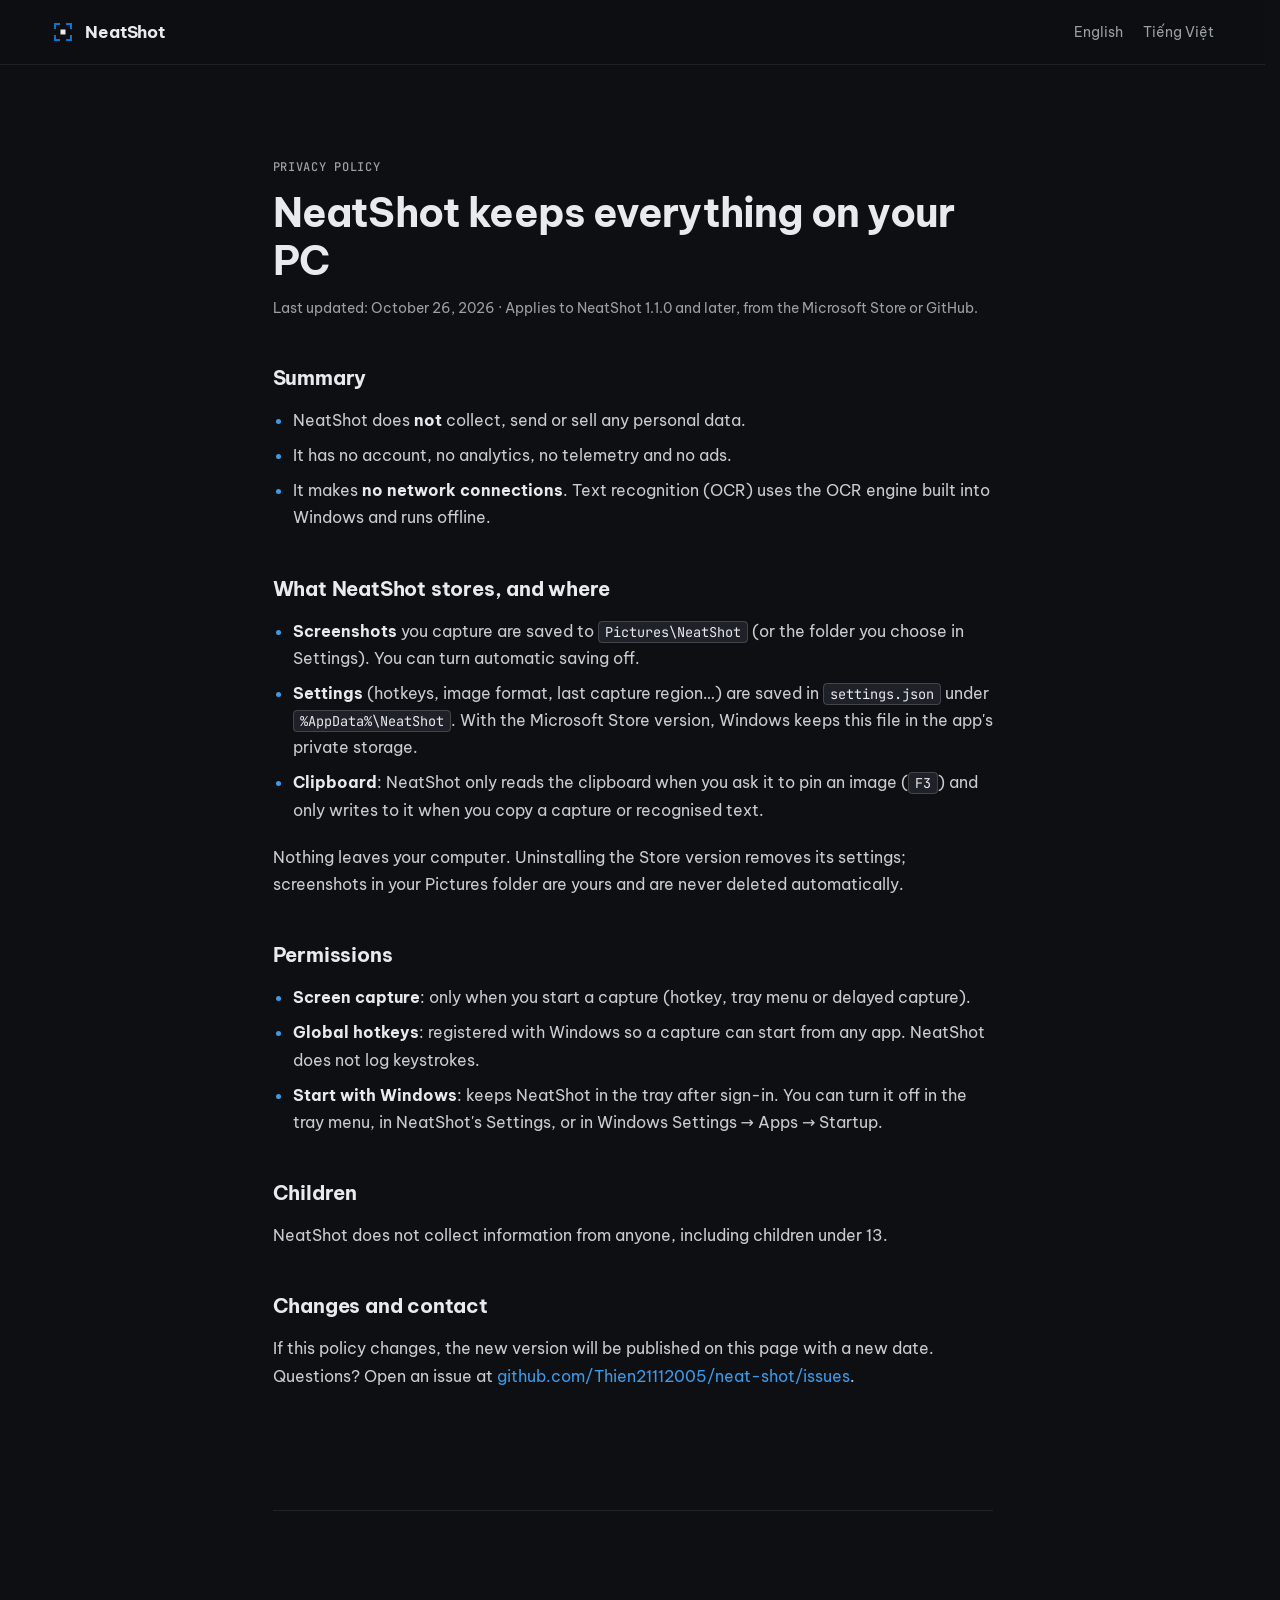
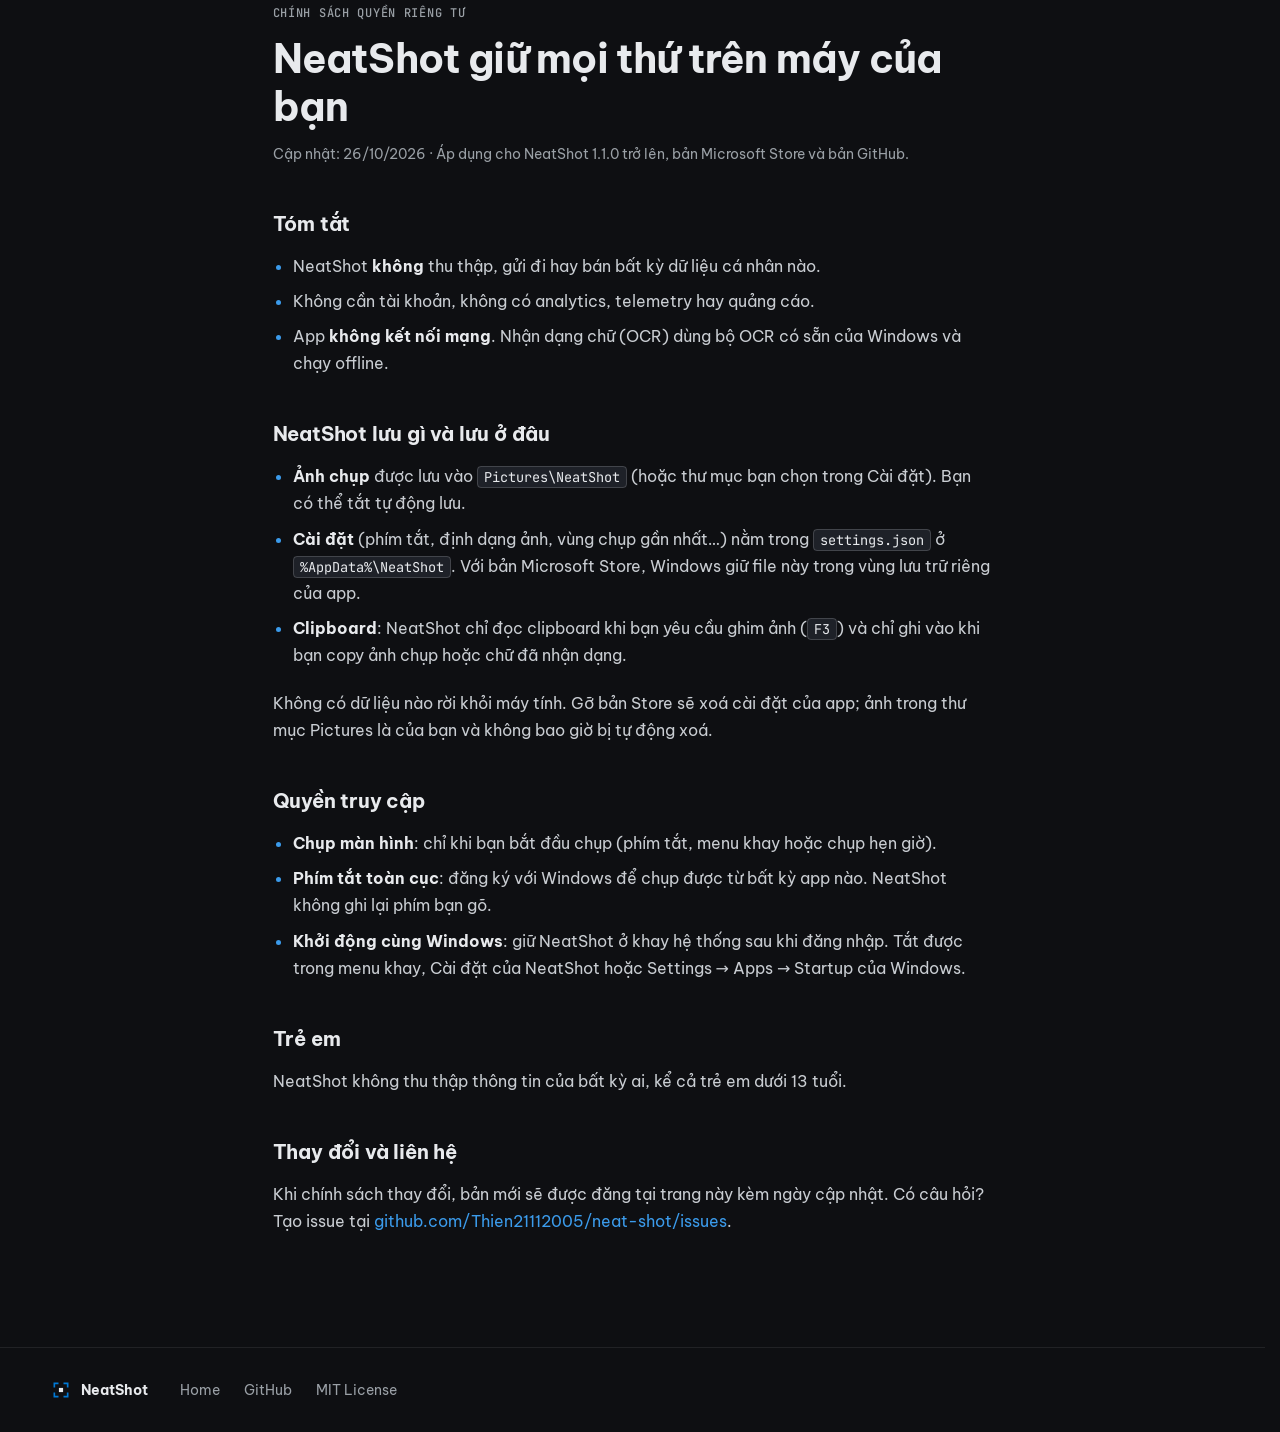
<file: site/privacy.html>
<!DOCTYPE html>
<html lang="en">
<head>
  <meta charset="utf-8">
  <meta name="viewport" content="width=device-width, initial-scale=1">
  <title>Privacy policy — NeatShot</title>
  <meta name="description" content="NeatShot privacy policy: no account, no telemetry, no network access. Screenshots and settings stay on your PC.">
  <meta name="theme-color" content="#0E0F12">
  <link rel="icon" type="image/svg+xml" href="assets/icons/favicon.svg">

  <link rel="preconnect" href="https://fonts.googleapis.com">
  <link rel="preconnect" href="https://fonts.gstatic.com" crossorigin>
  <link rel="stylesheet" href="https://fonts.googleapis.com/css2?family=Be+Vietnam+Pro:wght@400;500;600;700&amp;family=JetBrains+Mono:wght@400;500;600&amp;display=swap">

  <link rel="stylesheet" href="assets/css/tokens.css">
  <link rel="stylesheet" href="assets/css/base.css">
  <link rel="stylesheet" href="assets/css/components.css">
  <link rel="stylesheet" href="assets/css/sections.css">
  <link rel="stylesheet" href="assets/css/legal.css">
</head>
<body>
<div id="ns-root">

<header class="site-header">
  <nav class="nav container" aria-label="Primary">
    <a class="brand" href="./" aria-label="NeatShot home">
      <svg class="brand-mark" viewBox="0 0 24 24" width="24" height="24" aria-hidden="true"><use href="assets/icons/sprite.svg#i-mark"/><rect x="9.5" y="9.5" width="5" height="5"/></svg>
      <span>NeatShot</span>
    </a>
    <div class="legal-nav">
      <a href="#en">English</a>
      <a href="#vi">Tiếng Việt</a>
    </div>
  </nav>
</header>

<main id="main" class="legal container">

  <article id="en" class="legal__doc" lang="en">
    <p class="eyebrow">Privacy policy</p>
    <h1>NeatShot keeps everything on your PC</h1>
    <p class="legal__meta">Last updated: October 26, 2026 · Applies to NeatShot 1.1.0 and later, from the Microsoft Store or GitHub.</p>

    <h2>Summary</h2>
    <ul>
      <li>NeatShot does <strong>not</strong> collect, send or sell any personal data.</li>
      <li>It has no account, no analytics, no telemetry and no ads.</li>
      <li>It makes <strong>no network connections</strong>. Text recognition (OCR) uses the OCR engine built into Windows and runs offline.</li>
    </ul>

    <h2>What NeatShot stores, and where</h2>
    <ul>
      <li><strong>Screenshots</strong> you capture are saved to <code>Pictures\NeatShot</code> (or the folder you choose in Settings). You can turn automatic saving off.</li>
      <li><strong>Settings</strong> (hotkeys, image format, last capture region…) are saved in <code>settings.json</code> under <code>%AppData%\NeatShot</code>. With the Microsoft Store version, Windows keeps this file in the app's private storage.</li>
      <li><strong>Clipboard</strong>: NeatShot only reads the clipboard when you ask it to pin an image (<kbd>F3</kbd>) and only writes to it when you copy a capture or recognised text.</li>
    </ul>
    <p>Nothing leaves your computer. Uninstalling the Store version removes its settings; screenshots in your Pictures folder are yours and are never deleted automatically.</p>

    <h2>Permissions</h2>
    <ul>
      <li><strong>Screen capture</strong>: only when you start a capture (hotkey, tray menu or delayed capture).</li>
      <li><strong>Global hotkeys</strong>: registered with Windows so a capture can start from any app. NeatShot does not log keystrokes.</li>
      <li><strong>Start with Windows</strong>: keeps NeatShot in the tray after sign-in. You can turn it off in the tray menu, in NeatShot's Settings, or in Windows Settings → Apps → Startup.</li>
    </ul>

    <h2>Children</h2>
    <p>NeatShot does not collect information from anyone, including children under 13.</p>

    <h2>Changes and contact</h2>
    <p>If this policy changes, the new version will be published on this page with a new date. Questions? Open an issue at <a href="https://github.com/Thien21112005/neat-shot/issues">github.com/Thien21112005/neat-shot/issues</a>.</p>
  </article>

  <article id="vi" class="legal__doc" lang="vi">
    <p class="eyebrow">Chính sách quyền riêng tư</p>
    <h1>NeatShot giữ mọi thứ trên máy của bạn</h1>
    <p class="legal__meta">Cập nhật: 26/10/2026 · Áp dụng cho NeatShot 1.1.0 trở lên, bản Microsoft Store và bản GitHub.</p>

    <h2>Tóm tắt</h2>
    <ul>
      <li>NeatShot <strong>không</strong> thu thập, gửi đi hay bán bất kỳ dữ liệu cá nhân nào.</li>
      <li>Không cần tài khoản, không có analytics, telemetry hay quảng cáo.</li>
      <li>App <strong>không kết nối mạng</strong>. Nhận dạng chữ (OCR) dùng bộ OCR có sẵn của Windows và chạy offline.</li>
    </ul>

    <h2>NeatShot lưu gì và lưu ở đâu</h2>
    <ul>
      <li><strong>Ảnh chụp</strong> được lưu vào <code>Pictures\NeatShot</code> (hoặc thư mục bạn chọn trong Cài đặt). Bạn có thể tắt tự động lưu.</li>
      <li><strong>Cài đặt</strong> (phím tắt, định dạng ảnh, vùng chụp gần nhất…) nằm trong <code>settings.json</code> ở <code>%AppData%\NeatShot</code>. Với bản Microsoft Store, Windows giữ file này trong vùng lưu trữ riêng của app.</li>
      <li><strong>Clipboard</strong>: NeatShot chỉ đọc clipboard khi bạn yêu cầu ghim ảnh (<kbd>F3</kbd>) và chỉ ghi vào khi bạn copy ảnh chụp hoặc chữ đã nhận dạng.</li>
    </ul>
    <p>Không có dữ liệu nào rời khỏi máy tính. Gỡ bản Store sẽ xoá cài đặt của app; ảnh trong thư mục Pictures là của bạn và không bao giờ bị tự động xoá.</p>

    <h2>Quyền truy cập</h2>
    <ul>
      <li><strong>Chụp màn hình</strong>: chỉ khi bạn bắt đầu chụp (phím tắt, menu khay hoặc chụp hẹn giờ).</li>
      <li><strong>Phím tắt toàn cục</strong>: đăng ký với Windows để chụp được từ bất kỳ app nào. NeatShot không ghi lại phím bạn gõ.</li>
      <li><strong>Khởi động cùng Windows</strong>: giữ NeatShot ở khay hệ thống sau khi đăng nhập. Tắt được trong menu khay, Cài đặt của NeatShot hoặc Settings → Apps → Startup của Windows.</li>
    </ul>

    <h2>Trẻ em</h2>
    <p>NeatShot không thu thập thông tin của bất kỳ ai, kể cả trẻ em dưới 13 tuổi.</p>

    <h2>Thay đổi và liên hệ</h2>
    <p>Khi chính sách thay đổi, bản mới sẽ được đăng tại trang này kèm ngày cập nhật. Có câu hỏi? Tạo issue tại <a href="https://github.com/Thien21112005/neat-shot/issues">github.com/Thien21112005/neat-shot/issues</a>.</p>
  </article>

</main>

<footer class="site-footer">
  <div class="site-footer__inner container">
    <span class="site-footer__brand">
      <svg class="brand-mark" viewBox="0 0 24 24" width="20" height="20" aria-hidden="true"><use href="assets/icons/sprite.svg#i-mark"/><rect x="9.5" y="9.5" width="5" height="5"/></svg>NeatShot
    </span>
    <nav class="footer-links" aria-label="Footer">
      <a href="./">Home</a>
      <a href="https://github.com/Thien21112005/neat-shot">GitHub</a>
      <a href="https://github.com/Thien21112005/neat-shot/blob/main/LICENSE">MIT License</a>
    </nav>
  </div>
</footer>

</div>
</body>
</html>
</file>
<file: site/assets/css/tokens.css>
/* Design tokens — màu, font và nhịp khoảng cách dùng chung toàn site */
:root {
  --bg: #0E0F12;
  --bg-deep: #0B0C0F;
  --surface: #16181D;
  --surface-2: #1E2128;
  --surface-3: #22252C;
  --line: rgba(255, 255, 255, .08);
  --line-2: rgba(255, 255, 255, .16);

  --text: #E8EAED;
  --text-2: #C9CDD2;
  --muted: #9AA0A6;
  --muted-2: #7D838B;

  --accent: #0078D4;
  --accent-hi: #3B9BEB;
  --accent-hover: #1A86DC;
  --mark-red: #FF3B30;
  --mark-yellow: #FFCC00;

  --sans: "Be Vietnam Pro", system-ui, "Segoe UI", sans-serif;
  --mono: "JetBrains Mono", ui-monospace, Consolas, monospace;

  --container: 1440px;
  --gutter: clamp(20px, 4vw, 56px);
  --section-y: clamp(80px, 10vw, 140px);

  --ease-out: cubic-bezier(.2, .8, .2, 1);
}
</file>
<file: site/assets/css/base.css>
/* Reset & typography nền */
*,
*::before,
*::after {
  box-sizing: border-box;
}

html {
  background: var(--bg);
  scroll-behavior: smooth;
  scrollbar-gutter: stable;
}

body {
  margin: 0;
  min-height: 100vh;
  background: var(--bg);
  color: var(--text);
  font-family: var(--sans);
  -webkit-font-smoothing: antialiased;
  overflow-x: clip;
}

a {
  color: var(--accent-hi);
  text-decoration: none;
}

a:hover {
  color: #fff;
}

:focus-visible {
  outline: 2px solid var(--accent-hi);
  outline-offset: 3px;
}

::selection {
  background: var(--accent);
  color: #fff;
}

h1,
h2,
h3,
p,
dl,
dd,
figure {
  margin: 0;
}

ul,
ol {
  list-style: none;
  margin: 0;
  padding: 0;
}

button {
  font: inherit;
}

.sr-only {
  position: absolute;
  width: 1px;
  height: 1px;
  overflow: hidden;
  clip: rect(0 0 0 0);
  white-space: nowrap;
}

@keyframes ants {
  to { background-position: 8px 0; }
}

@keyframes antsv {
  to { stroke-dashoffset: -20; }
}

@media (max-width: 860px) {
  [data-hide-sm] { display: none !important; }
}

@media (prefers-reduced-motion: reduce) {
  * {
    animation: none !important;
    scroll-behavior: auto !important;
    transition: none !important;
  }
}
</file>
<file: site/assets/css/components.css>
/* Các thành phần tái sử dụng: layout, nút, phím, icon, nhãn, khung minh hoạ */

/* ---------- Layout ---------- */
.container {
  max-width: var(--container);
  margin: 0 auto;
  padding-inline: var(--gutter);
}

.section {
  padding-block: var(--section-y);
}

.section--surface {
  background: var(--surface);
  border-block: 1px solid var(--line);
}

.section--deep {
  background: var(--bg-deep);
  border-block: 1px solid var(--line);
}

.section-head {
  display: grid;
  grid-template-columns: repeat(auto-fit, minmax(min(100%, 420px), 1fr));
  gap: 24px clamp(28px, 4vw, 72px);
  align-items: end;
  margin-bottom: clamp(36px, 4vw, 56px);
}

.skip-link {
  position: absolute;
  left: 12px;
  top: -60px;
  z-index: 100;
  background: var(--accent);
  color: #fff;
  padding: 10px 14px;
  border-radius: 6px;
}

.skip-link:focus {
  top: 12px;
  color: #fff;
}

/* ---------- Icon ---------- */
.icon {
  flex: none;
  fill: none;
  stroke: currentColor;
  stroke-width: 1.75;
  stroke-linecap: round;
  stroke-linejoin: round;
}

.icon--bold {
  stroke-width: 2;
}

.brand-mark {
  flex: none;
  fill: none;
  stroke: var(--accent);
  stroke-width: 2;
}

.brand-mark rect {
  fill: var(--text);
  stroke: none;
}

/* ---------- Typography ---------- */
.eyebrow {
  display: flex;
  align-items: center;
  gap: 12px;
  margin: 0 0 36px;
  font: 500 12px/1 var(--mono);
  letter-spacing: .06em;
  text-transform: uppercase;
  color: var(--muted);
}

.eyebrow--tight {
  margin-bottom: 22px;
}

.eyebrow__box {
  flex: none;
  width: 7px;
  height: 7px;
  border: 1px solid var(--accent);
}

.eyebrow__num {
  color: var(--accent-hi);
}

.eyebrow__ants {
  flex: 1;
  height: 1px;
  background-image: repeating-linear-gradient(90deg, rgba(255, 255, 255, .22) 0 4px, transparent 4px 8px);
  background-size: 8px 1px;
  animation: ants 1.2s linear infinite;
}

.title {
  font-weight: 700;
  letter-spacing: -.03em;
  line-height: 1.04;
  text-wrap: balance;
}

.title--xl { font-size: clamp(32px, 4.2vw, 60px); }
.title--lg { font-size: clamp(30px, 3.6vw, 50px); line-height: 1.06; }
.title--md { font-size: clamp(30px, 3.4vw, 46px); line-height: 1.06; }

.lead {
  font-size: 17px;
  line-height: 1.65;
  color: var(--muted);
  max-width: 52ch;
  text-wrap: pretty;
}

.lead--sm {
  font-size: 16px;
}

.mono {
  font-family: var(--mono);
}

/* ---------- Buttons ---------- */
.btn {
  display: inline-flex;
  align-items: center;
  justify-content: center;
  gap: 10px;
  border-radius: 8px;
  font-weight: 600;
  white-space: nowrap;
  transition: background-color .2s, border-color .2s, color .2s;
}

.btn--primary {
  background: var(--accent);
  color: #fff;
}

.btn--primary:hover {
  background: var(--accent-hover);
  color: #fff;
}

.btn--ghost {
  color: var(--text);
  font-weight: 500;
  border: 1px solid var(--line-2);
}

.btn--ghost:hover {
  border-color: var(--accent);
  color: #fff;
}

.btn--sm {
  gap: 8px;
  width: 124px;
  padding: 9px 0;
  font-size: 14px;
  border-radius: 7px;
}

.btn--md {
  font-size: 16px;
  padding: 15px 22px;
  box-shadow: inset 0 0 0 1px rgba(255, 255, 255, .08);
}

.btn--ghost.btn--md {
  padding: 14px 20px;
  box-shadow: none;
}

.btn--xl {
  gap: 12px;
  font-size: 20px;
  padding: 20px 28px;
}

/* ---------- Keycaps ---------- */
.kbd {
  display: inline-flex;
  align-items: center;
  justify-content: center;
  min-width: 36px;
  height: 34px;
  padding: 0 10px;
  font: 500 13px/1 var(--mono);
  color: var(--text);
  background: var(--surface-3);
  border: 1px solid rgba(255, 255, 255, .12);
  border-radius: 6px;
  box-shadow: 0 3px 0 #07080A, inset 0 1px 0 rgba(255, 255, 255, .06);
  transition: transform .08s, box-shadow .08s;
  cursor: default;
}

.kbd--interactive:hover {
  transform: translateY(2px);
  box-shadow: 0 1px 0 #07080A, inset 0 1px 0 rgba(255, 255, 255, .06);
}

.kbd--sm {
  min-width: 30px;
  height: 26px;
  padding: 0 7px;
  font-size: 11.5px;
  border-radius: 5px;
  box-shadow: 0 2px 0 #07080A;
}

.kbd--md {
  min-width: 0;
  height: 28px;
  padding: 0 9px;
  font-size: 12px;
  border-radius: 5px;
  box-shadow: 0 2px 0 #07080A;
}

.kbd[data-on] {
  transform: translateY(2px);
  box-shadow: 0 1px 0 #07080A, 0 0 0 1px var(--accent);
  background: #0D2A45;
  color: #fff;
}

.kbd-combo {
  display: flex;
  align-items: center;
  gap: 6px;
  flex-wrap: wrap;
  justify-content: flex-end;
  color: var(--muted-2);
  font: 12px var(--mono);
}

/* ---------- Capture motifs: badges, handles, step markers ---------- */
.size-badge {
  font: 500 12px/1 var(--mono);
  color: #fff;
  background: var(--accent);
  padding: 6px 8px;
  border-radius: 4px;
  white-space: nowrap;
}

.size-badge--xs {
  font-size: 10px;
  padding: 5px 7px;
  border-radius: 3px;
}

.handles > span {
  position: absolute;
  width: 8px;
  height: 8px;
  margin: -4px 0 0 -4px;
  background: #fff;
  border: 1px solid var(--accent);
}

.handles--sm > span {
  width: 7px;
  height: 7px;
}

.handles--hollow > span {
  background: var(--bg);
}

.handles .h-tl { left: 0; top: 0; }
.handles .h-tc { left: 50%; top: 0; }
.handles .h-tr { left: 100%; top: 0; }
.handles .h-ml { left: 0; top: 50%; }
.handles .h-mr { left: 100%; top: 50%; }
.handles .h-bl { left: 0; top: 100%; }
.handles .h-bc { left: 50%; top: 100%; }
.handles .h-br { left: 100%; top: 100%; }

.step-badge {
  position: absolute;
  width: 22px;
  height: 22px;
  border-radius: 50%;
  background: var(--mark-red);
  color: #fff;
  font: 700 12px/22px var(--sans);
  text-align: center;
  box-shadow: 0 1px 3px rgba(0, 0, 0, .35);
}

.pixel-cells {
  position: absolute;
  display: flex;
  flex-wrap: wrap;
}

.pixel-cells > span {
  width: 10px;
  height: 10px;
}

/* ---------- Scaled illustration frames ---------- */
/* Khung giữ tỉ lệ: --w/--h là kích thước gốc của cảnh; JS scale .stage cho vừa khung. */
.stage-frame {
  position: relative;
  width: 100%;
  aspect-ratio: var(--w) / var(--h);
  overflow: hidden;
}

.stage {
  position: absolute;
  left: 0;
  top: 0;
  width: calc(var(--w) * 1px);
  height: calc(var(--h) * 1px);
  transform-origin: 0 0;
}

.stage-meta {
  display: flex;
  justify-content: space-between;
  gap: 12px;
  margin-top: 12px;
  font: 500 12px/1 var(--mono);
  color: var(--muted);
}

/* ---------- Mock app toolbar (giống toolbar thật của NeatShot) ---------- */
.tb {
  display: flex;
  align-items: center;
  gap: 2px;
  padding: 4px;
  background: var(--surface);
  border: 1px solid rgba(255, 255, 255, .1);
  border-radius: 8px;
  color: var(--text-2);
  box-shadow: 0 10px 30px rgba(0, 0, 0, .45);
}

.tb__btn {
  width: 30px;
  height: 30px;
  display: grid;
  place-items: center;
  border-radius: 5px;
}

.tb__btn.is-active {
  background: var(--accent);
  color: #fff;
}

.tb__sep {
  width: 1px;
  height: 20px;
  margin: 0 4px;
  background: rgba(255, 255, 255, .12);
}

/* Thanh dọc công cụ vẽ (bên phải vùng chọn, giống app) */
.tb--vertical {
  flex-direction: column;
  width: 42px;
}

.tb--vertical .tb__btn {
  width: 32px;
}

.tb--vertical .tb__sep {
  width: 20px;
  height: 1px;
  margin: 4px 0;
}

.tb__grip {
  height: 12px;
  display: grid;
  place-items: center;
  color: rgba(255, 255, 255, .4);
  font: 700 9px/1 var(--mono);
  letter-spacing: 1px;
}

/* Nút có dropdown (hình khối / đường kẻ): tam giác nhỏ ở góc */
.tb__btn--caret {
  position: relative;
}

.tb__btn--caret::after {
  content: "";
  position: absolute;
  right: 3px;
  bottom: 3px;
  border-left: 2.5px solid transparent;
  border-right: 2.5px solid transparent;
  border-top: 3px solid currentColor;
  opacity: .7;
}

.tb__btn--text {
  width: auto;
  padding: 0 8px;
  font: 600 12px/1 var(--sans);
  white-space: nowrap;
}

.tb__btn--primary {
  width: auto;
  gap: 7px;
  display: flex;
  padding: 0 12px 0 10px;
  background: var(--accent);
  color: #fff;
  font: 600 12px/1 var(--sans);
  white-space: nowrap;
}

.tb__select {
  display: flex;
  align-items: center;
  gap: 6px;
  height: 30px;
  padding: 0 8px 0 4px;
  font: 500 12px/1 var(--sans);
  white-space: nowrap;
}

.tb__select-box {
  display: flex;
  align-items: center;
  gap: 18px;
  height: 30px;
  padding: 0 8px 0 10px;
  background: rgba(255, 255, 255, .06);
  border: 1px solid rgba(255, 255, 255, .1);
  border-radius: 5px;
}

/* ---------- Toast ---------- */
.toast {
  display: flex;
  align-items: center;
  gap: 10px;
  padding: 12px 16px 12px 12px;
  background: var(--surface);
  border: 1px solid rgba(255, 255, 255, .12);
  border-radius: 8px;
  font-size: 13px;
  color: var(--text);
  box-shadow: 0 12px 30px rgba(0, 0, 0, .5);
}

.toast__check {
  width: 22px;
  height: 22px;
  border-radius: 50%;
  background: var(--accent);
  display: grid;
  place-items: center;
  color: #fff;
}
</file>
<file: site/assets/css/sections.css>
/* Style riêng cho từng khu vực của trang (theo thứ tự xuất hiện) */

/* ---------- Header ---------- */
.site-header {
  position: sticky;
  top: 0;
  z-index: 60;
  background: rgba(14, 15, 18, .94);
  border-bottom: 1px solid var(--line);
}

.nav {
  height: 64px;
  display: flex;
  align-items: center;
  gap: 28px;
}

.brand {
  display: flex;
  align-items: center;
  gap: 10px;
  color: var(--text);
  font-weight: 700;
  font-size: 17px;
  letter-spacing: -.01em;
}

.brand:hover {
  color: var(--text);
}

.nav-links {
  display: grid;
  grid-template-columns: 92px 88px 124px 64px;
  gap: 10px;
  margin-left: 12px;
  font-size: 14px;
  white-space: nowrap;
}

.nav-links a,
.footer-links a {
  color: var(--muted);
}

.nav-links a:hover,
.footer-links a:hover {
  color: var(--text);
}

.nav-actions {
  margin-left: auto;
  display: flex;
  align-items: center;
  gap: 12px;
}

.lang-switch {
  position: relative;
  flex: none;
  display: flex;
  gap: 2px;
  padding: 2px;
  border: 1px solid var(--line-2);
  border-radius: 7px;
}

.lang-switch__ind {
  position: absolute;
  left: 2px;
  top: 2px;
  width: 36px;
  height: calc(100% - 4px);
  background: #2A2E37;
  border-radius: 5px;
  box-shadow: inset 0 0 0 1px rgba(0, 120, 212, .6);
  transition: transform .35s var(--ease-out);
}

.lang-switch__btn {
  position: relative;
  width: 36px;
  padding: 7px 0;
  font: 500 12px/1 var(--mono);
  color: var(--muted);
  background: transparent;
  border: 0;
  border-radius: 5px;
  cursor: pointer;
  transition: color .25s;
}

.lang-switch__btn[aria-pressed="true"] {
  color: var(--text);
}

/* ---------- Hero ---------- */
.hero {
  padding-block: clamp(48px, 7vw, 104px) clamp(64px, 8vw, 120px);
}

.hero__grid {
  display: grid;
  grid-template-columns: repeat(auto-fit, minmax(min(100%, 440px), 1fr));
  gap: clamp(28px, 4vw, 72px);
  align-items: end;
}

.hero__eyebrow {
  display: flex;
  align-items: center;
  gap: 10px;
  margin: 0 0 28px;
  font: 500 12px/1 var(--mono);
  color: var(--muted);
  letter-spacing: .04em;
}

.hero__eyebrow::before {
  content: "";
  width: 7px;
  height: 7px;
  background: var(--accent);
}

.hero__title {
  font-size: clamp(40px, 5.6vw, 84px);
  line-height: 1.02;
  letter-spacing: -.035em;
  font-weight: 700;
  max-width: 15ch;
}

.hero__title > span {
  display: block;
}

.hero__title > span + span {
  color: var(--muted);
}

.hero__copy {
  max-width: 54ch;
}

.hero__sub {
  font-size: 18px;
  line-height: 1.65;
  color: #B4B9BF;
  text-wrap: pretty;
}

.hero__ctas {
  display: flex;
  flex-wrap: wrap;
  gap: 14px 18px;
  align-items: flex-start;
  margin-top: 30px;
}

.hero__cta-main {
  display: flex;
  flex-direction: column;
  gap: 10px;
}

.hero__cta-meta {
  font: 400 12px/1 var(--mono);
  color: var(--muted);
  padding-left: 2px;
}

.hero__demo {
  margin-top: clamp(40px, 6vw, 80px);
}

.hero__stage-frame {
  border: 1px solid var(--line);
  border-radius: 12px;
  cursor: crosshair;
  background: #181B21;
}

.hero__stage {
  background: linear-gradient(160deg, #20252F 0%, #161A20 55%, #111317 100%);
}

.hero__footer {
  display: flex;
  flex-wrap: wrap;
  justify-content: space-between;
  gap: 12px;
  margin-top: 14px;
  font: 400 12px/1.4 var(--mono);
  color: var(--muted);
}

.hero__keys {
  display: flex;
  align-items: center;
  gap: 6px;
  flex-wrap: wrap;
}

.hero__hint {
  position: absolute;
  left: 50%;
  top: 16px;
  transform: translateX(-50%);
  z-index: 6;
  opacity: 0;
  font: 500 12px/1 var(--mono);
  color: var(--text);
  background: rgba(14, 15, 18, .9);
  border: 1px solid rgba(255, 255, 255, .12);
  padding: 8px 12px;
  border-radius: 6px;
  white-space: nowrap;
}

.hero__selection {
  position: absolute;
  left: 266px;
  top: 140px;
  width: 412px;
  height: 236px;
  border: 1px solid var(--accent);
  box-shadow: 0 0 0 2400px rgba(5, 6, 8, .58);
  z-index: 5;
}

.hero__selection .pixel-cells {
  left: 44px;
  top: 60px;
  width: 140px;
}

.hero__selection .pixel-cells > span {
  height: 9px;
}

.hero__badge {
  position: absolute;
  left: 266px;
  top: 112px;
  z-index: 6;
}

/* Hai thanh công cụ đặt quanh vùng chọn đúng như app: thanh dọc bên phải, thanh tác vụ bên dưới */
.hero__toolbar {
  position: absolute;
  inset: 0;
  z-index: 6;
  pointer-events: none;
}

.hero__toolbar .tb--vertical {
  position: absolute;
  left: 686px;
  top: 140px;
}

.hero__toolbar .tb--actions {
  position: absolute;
  right: 522px;
  top: 386px;
}

.hero__toast {
  position: absolute;
  right: 20px;
  bottom: 60px;
  z-index: 7;
}

.hero__cursor {
  position: absolute;
  left: 0;
  top: 0;
  z-index: 8;
  width: 24px;
  height: 24px;
  margin: -12px 0 0 -12px;
  opacity: 0;
  pointer-events: none;
}

.annot-svg {
  position: absolute;
  left: 0;
  top: 0;
  overflow: visible;
  fill: none;
  stroke: var(--mark-red);
  stroke-linecap: round;
  stroke-linejoin: round;
}

/* ---------- Before / after ---------- */
.compare {
  display: grid;
  grid-template-columns: repeat(auto-fit, minmax(min(100%, 300px), 1fr));
  gap: 20px clamp(20px, 2.4vw, 36px);
  padding: 32px 0;
  border-top: 1px solid var(--line);
}

.compare:last-child {
  border-bottom: 1px solid var(--line);
}

.compare__text {
  display: flex;
  flex-direction: column;
  gap: 12px;
  padding-top: 6px;
}

.compare__num {
  font: 500 13px/1 var(--mono);
  color: var(--accent-hi);
}

.compare__title {
  font-size: 24px;
  line-height: 1.2;
  letter-spacing: -.015em;
  font-weight: 600;
}

.compare__desc {
  font-size: 16px;
  line-height: 1.65;
  color: var(--muted);
  max-width: 40ch;
}

.shot-card {
  background: var(--surface);
  border: 1px solid var(--line);
  border-radius: 10px;
  overflow: hidden;
}

.shot-card--after {
  border-color: rgba(0, 120, 212, .45);
}

.shot-card figcaption {
  display: flex;
  justify-content: space-between;
  padding: 10px 14px;
  font: 500 11px/1 var(--mono);
  color: var(--muted);
  border-bottom: 1px solid rgba(255, 255, 255, .06);
}

.shot-card--after figcaption {
  color: var(--text);
}

.shot-card .stage-frame {
  background: #1B1E24;
}

.flash {
  position: absolute;
  inset: 0;
  background: #fff;
  opacity: 0;
}

/* ---------- Annotate (pinned scroll story) ---------- */
.annotate__pin {
  min-height: 100vh;
  display: flex;
  align-items: center;
  padding: clamp(72px, 9vh, 104px) 0 clamp(32px, 5vh, 56px);
}

.annotate__inner {
  width: 100%;
  display: flex;
  flex-wrap: wrap;
  gap: clamp(28px, 4vw, 64px);
  align-items: center;
}

.annotate__copy {
  flex: 1 1 300px;
  max-width: 400px;
}

.annotate__copy .lead {
  margin: 14px 0 24px;
  line-height: 1.6;
}

.tool-list {
  display: flex;
  flex-direction: column;
  gap: 4px;
}

.tool {
  position: relative;
  display: flex;
  align-items: center;
  gap: 14px;
  padding: 9px 12px;
  border: 1px solid transparent;
  color: var(--muted);
  transition: background .2s, border-color .2s, color .2s;
}

.tool__corner {
  position: absolute;
  width: 5px;
  height: 5px;
  background: var(--accent);
  opacity: 0;
}

.tool__corner--tl { left: -3px; top: -3px; }
.tool__corner--br { right: -3px; bottom: -3px; }

.tool__text {
  display: flex;
  flex-direction: column;
  gap: 2px;
}

.tool__name {
  font-size: 15px;
  font-weight: 600;
}

.tool__desc {
  font-size: 13px;
  color: var(--muted-2);
}

.tool[data-on] {
  border-color: var(--accent);
  background: var(--surface-2);
  color: var(--text);
}

.tool[data-on] .tool__corner {
  opacity: 1;
}

.tool[data-on] .tool__desc {
  color: var(--text-2);
}

.tool-extras {
  display: flex;
  align-items: center;
  gap: 10px;
  margin-top: 22px;
  color: var(--muted-2);
  flex-wrap: wrap;
}

.tool-extras__icons {
  display: flex;
  gap: 8px;
}

.tool-extras__text {
  font-size: 13px;
  line-height: 1.5;
  color: var(--muted);
}

.annotate__visual {
  flex: 3 1 520px;
  min-width: 0;
}

.annotate__canvas-wrap {
  width: 100%;
  max-width: min(100%, calc((100vh - 200px) * 1.565));
  margin-left: auto;
}

.annotate__canvas {
  border-radius: 10px;
  border: 1px solid rgba(255, 255, 255, .1);
  background: #F6F7F9;
  cursor: crosshair;
}

/* ---------- Beautify ---------- */
.beautify__layout {
  display: flex;
  flex-wrap: wrap;
  flex-direction: row-reverse;
  gap: clamp(32px, 5vw, 80px);
  align-items: center;
}

.beautify__copy {
  flex: 1 1 300px;
  max-width: 440px;
}

.beautify__copy .lead {
  margin: 16px 0 28px;
  font-size: 16px;
}

.beautify__visual {
  flex: 2 1 520px;
  min-width: 0;
}

.beautify__frame {
  border-radius: 12px;
  background: #23262D;
}

.presets {
  display: grid;
  grid-template-columns: repeat(4, minmax(0, 1fr));
  gap: 8px;
}

.preset {
  display: flex;
  flex-direction: column;
  gap: 8px;
  padding: 8px;
  background: var(--surface);
  border: 1px solid rgba(255, 255, 255, .1);
  border-radius: 8px;
  color: var(--muted);
  font: 500 12px/1 var(--sans);
  cursor: pointer;
  text-align: left;
  transition: border-color .2s, color .2s;
}

.preset:hover {
  border-color: rgba(255, 255, 255, .3);
}

.preset[aria-pressed="true"] {
  border-color: var(--accent);
  color: var(--text);
}

.preset__swatch {
  display: block;
  aspect-ratio: 1.4;
  border-radius: 4px;
}

.stats {
  margin-top: 24px;
  display: grid;
  grid-template-columns: repeat(3, minmax(0, 1fr));
  border-top: 1px solid var(--line);
}

.stats > div {
  padding: 14px 0;
  display: flex;
  flex-direction: column;
  gap: 6px;
}

.stats dt {
  font-size: 12px;
  color: var(--muted);
}

.stats dd {
  font: 500 15px/1 var(--mono);
}

/* Gradient của từng preset Beautify */
/* Đúng với BeautifyPreset trong app (BeautifyOptions.CreateBackgroundBrush) */
.grad-sunset { background: linear-gradient(135deg, #FA709A, #FEE140); }
.grad-ocean { background: linear-gradient(135deg, #0093E9, #80D0C7); }
.grad-purple { background: linear-gradient(135deg, #667EEA, #764BA2); }
.grad-darkslate { background: linear-gradient(135deg, #1E293B, #0F172A); }

/* ---------- Pin ---------- */
.pin-facts {
  display: grid;
  grid-template-columns: repeat(auto-fit, minmax(200px, 1fr));
  border-top: 1px solid var(--line);
}

.pin-facts li {
  display: flex;
  justify-content: space-between;
  align-items: center;
  gap: 12px;
  padding: 14px 0;
  margin-right: 20px;
  border-bottom: 1px solid var(--line);
  font-size: 15px;
}

.pin-facts .icon {
  color: var(--muted);
}

.pin-facts .kbd-combo {
  flex-wrap: nowrap;
  gap: 5px;
  color: var(--muted);
}

.pin__frame {
  border: 1px solid var(--line);
  border-radius: 12px;
  background: #121418;
}

.pin__stage {
  font-family: var(--mono);
}

.pinned {
  position: absolute;
  border: 1px solid rgba(255, 255, 255, .2);
  border-radius: 4px;
  box-shadow: 0 18px 40px rgba(0, 0, 0, .55);
}

/* ---------- OCR ---------- */
.ocr__layout {
  display: flex;
  flex-wrap: wrap;
  gap: 20px;
  align-items: stretch;
}

.ocr__visual {
  flex: 3 1 460px;
  min-width: 0;
}

.ocr__frame {
  border-radius: 10px;
  background: #FBFBF9;
  border: 1px solid rgba(255, 255, 255, .1);
}

.ocr-box {
  position: absolute;
  inset: -5px -8px;
  border: 1px dashed var(--accent);
}

.ocr__scan {
  position: absolute;
  left: 0;
  right: 0;
  top: 0;
  height: 2px;
  background: var(--accent);
  opacity: 0;
}

.ocr__scan::after {
  content: "";
  position: absolute;
  left: 0;
  right: 0;
  bottom: 2px;
  height: 44px;
  background: linear-gradient(to bottom, rgba(0, 120, 212, 0), rgba(0, 120, 212, .14));
}

.panel {
  flex: 2 1 320px;
  min-width: 0;
  display: flex;
  flex-direction: column;
  background: var(--surface);
  border: 1px solid var(--line);
  border-radius: 10px;
  overflow: hidden;
}

.panel__head,
.panel__foot {
  display: flex;
  align-items: center;
  gap: 10px;
  padding: 12px 14px;
}

.panel__head {
  border-bottom: 1px solid rgba(255, 255, 255, .06);
}

.panel__head .icon {
  color: var(--accent-hi);
}

.panel__title {
  font-size: 14px;
  font-weight: 600;
}

.panel__tag {
  margin-left: auto;
  font: 500 11px/1 var(--mono);
  color: var(--muted);
  border: 1px solid rgba(255, 255, 255, .12);
  padding: 5px 7px;
  border-radius: 4px;
}

.panel__body {
  flex: 1;
  min-height: 240px;
  padding: 18px;
  display: flex;
  flex-direction: column;
  gap: 8px;
  font: 400 14px/1.55 var(--mono);
  color: var(--text);
}

.panel__body .is-dim {
  color: var(--text-2);
}

.panel__foot {
  justify-content: space-between;
  gap: 12px;
  border-top: 1px solid rgba(255, 255, 255, .06);
  font: 500 12px/1 var(--mono);
  color: var(--muted);
}

.panel__action {
  display: flex;
  align-items: center;
  gap: 6px;
  color: var(--text);
  font-family: var(--sans);
  font-size: 13px;
}

/* ---------- Gallery ---------- */
.gallery__head {
  display: flex;
  flex-wrap: wrap;
  justify-content: space-between;
  align-items: flex-end;
  gap: 24px 48px;
  margin-bottom: clamp(32px, 4vw, 48px);
}

.gallery__intro {
  max-width: 640px;
}

.gallery__intro .lead {
  margin-top: 16px;
}

.folder-chip {
  display: flex;
  align-items: center;
  gap: 10px;
  font: 500 13px/1 var(--mono);
  color: var(--text);
  background: var(--bg);
  border: 1px solid rgba(255, 255, 255, .1);
  padding: 10px 12px;
  border-radius: 6px;
}

.folder-chip .icon {
  color: var(--accent-hi);
}

.folder-chip__count {
  color: var(--muted);
}

.gallery__grid {
  display: grid;
  grid-template-columns: repeat(auto-fill, minmax(min(100%, 240px), 1fr));
  gap: 16px;
}

.thumb {
  position: relative;
  background: var(--bg);
  border: 1px solid var(--line);
  border-radius: 10px;
  padding: 8px;
  transition: border-color .2s;
}

.thumb:hover {
  border-color: rgba(59, 155, 235, .7);
}

.thumb__shot {
  position: relative;
  aspect-ratio: 16 / 10;
  border-radius: 6px;
  overflow: hidden;
  cursor: crosshair;
}

.thumb__mock {
  position: absolute;
  inset: 0;
  padding: 14px;
  display: flex;
  flex-direction: column;
  gap: 8px;
}

.thumb__mock--code { background: #15171B; gap: 7px; }
.thumb__mock--form { background: #F4F5F7; }
.thumb__mock--chat { background: #fff; }
.thumb__mock--chart {
  background: #FAFAFA;
  padding: 14px 16px 12px;
  flex-direction: row;
  align-items: flex-end;
}

.thumb__mock span {
  border-radius: 2px;
}

.thumb .handles > span {
  margin: 0;
  width: 7px;
  height: 7px;
  opacity: 0;
  transition: opacity .2s;
}

.thumb .handles .h-tr,
.thumb .handles .h-br { left: auto; right: 0; }
.thumb .handles .h-bl,
.thumb .handles .h-br { top: auto; bottom: 0; }

.thumb__actions {
  position: absolute;
  top: 16px;
  right: 16px;
  display: flex;
  gap: 4px;
  opacity: 0;
  transform: translateY(-4px);
  transition: opacity .2s, transform .2s;
}

.thumb:hover .thumb__actions,
.thumb:focus-within .thumb__actions,
.thumb:hover .handles > span,
.thumb:focus-within .handles > span {
  opacity: 1;
  transform: none;
}

.thumb__action {
  width: 32px;
  height: 32px;
  display: grid;
  place-items: center;
  background: rgba(14, 15, 18, .92);
  border: 1px solid rgba(255, 255, 255, .14);
  border-radius: 6px;
  color: var(--text);
  cursor: pointer;
  transition: background-color .2s;
}

.thumb__action:hover {
  background: var(--accent);
}

.thumb__action--danger:hover {
  background: #2A2E37;
}

.thumb__meta {
  display: flex;
  justify-content: space-between;
  gap: 8px;
  padding: 10px 4px 2px;
  font: 400 11px/1.3 var(--mono);
  color: var(--muted);
}

.thumb__name {
  overflow: hidden;
  text-overflow: ellipsis;
  white-space: nowrap;
}

.thumb__size {
  flex: none;
}

/* ---------- Shortcuts ---------- */
.key-groups {
  display: grid;
  grid-template-columns: repeat(auto-fit, minmax(min(100%, 320px), 1fr));
  gap: 12px clamp(24px, 3vw, 48px);
}

.key-group__title {
  display: flex;
  justify-content: space-between;
  margin: 0 0 4px;
  font: 600 12px/1 var(--mono);
  letter-spacing: .06em;
  text-transform: uppercase;
  color: var(--accent-hi);
}

.key-group__count {
  color: var(--muted-2);
}

.key-row {
  display: flex;
  justify-content: space-between;
  align-items: center;
  gap: 16px;
  padding: 16px 0;
  border-top: 1px solid var(--line);
  font-size: 15px;
}

.key-row:last-child {
  border-bottom: 1px solid var(--line);
}

/* ---------- Everyday ---------- */
.feature-grid {
  display: grid;
  grid-template-columns: repeat(auto-fill, minmax(min(100%, 300px), 1fr));
  gap: 16px;
}

.feature-card {
  position: relative;
  display: flex;
  flex-direction: column;
  gap: 10px;
  padding: 22px;
  background: var(--bg);
  border: 1px solid var(--line);
  border-radius: 10px;
  transition: border-color .2s, transform .2s;
}

.feature-card:hover {
  border-color: rgba(59, 155, 235, .6);
  transform: translateY(-2px);
}

.feature-card__icon {
  width: 38px;
  height: 38px;
  display: grid;
  place-items: center;
  border-radius: 9px;
  background: rgba(0, 120, 212, .14);
  color: var(--accent-hi);
}

.feature-card__title {
  margin-top: 4px;
  font-size: 18px;
  font-weight: 600;
  letter-spacing: -.01em;
}

.feature-card__desc {
  font-size: 15px;
  line-height: 1.6;
  color: var(--muted);
  flex: 1;
}

.feature-card__meta {
  display: inline-flex;
  align-items: center;
  gap: 6px;
  flex-wrap: wrap;
  margin-top: 4px;
  font: 500 12px/1 var(--mono);
  color: var(--text-2);
}

/* ---------- Privacy ---------- */
.privacy__layout {
  display: flex;
  flex-wrap: wrap;
  gap: clamp(36px, 5vw, 80px);
  align-items: flex-start;
}

.privacy__copy {
  flex: 3 1 420px;
}

.privacy__title {
  font-size: clamp(36px, 5vw, 72px);
  line-height: 1.02;
  letter-spacing: -.035em;
  font-weight: 700;
  max-width: 13ch;
}

.privacy__lead {
  margin: 20px 0 40px;
  font-size: 18px;
}

.facts {
  display: grid;
  grid-template-columns: repeat(auto-fit, minmax(min(100%, 240px), 1fr));
  gap: 0 32px;
}

.facts > div {
  padding: 18px 0;
  border-top: 1px solid rgba(255, 255, 255, .1);
}

.facts dt {
  font-size: 16px;
  font-weight: 600;
}

.facts dd {
  margin-top: 6px;
  font-size: 15px;
  line-height: 1.6;
  color: var(--muted);
}

.readout {
  flex: 2 1 320px;
  max-width: 520px;
  background: #0A0B0D;
  border: 1px solid rgba(255, 255, 255, .1);
  border-radius: 10px;
  font-family: var(--mono);
}

.readout__head {
  display: flex;
  justify-content: space-between;
  padding: 12px 16px;
  border-bottom: 1px solid rgba(255, 255, 255, .06);
  font-size: 11px;
  letter-spacing: .06em;
  color: var(--muted);
}

.readout__live {
  display: flex;
  align-items: center;
  gap: 6px;
}

.readout__live::before {
  content: "";
  width: 6px;
  height: 6px;
  border-radius: 50%;
  background: var(--accent-hi);
}

.readout__big {
  padding: 24px 16px 8px;
}

.readout__label {
  font-size: 12px;
  color: var(--muted);
}

.readout__value {
  margin-top: 8px;
  font-size: clamp(56px, 7vw, 88px);
  font-weight: 500;
  line-height: 1;
  letter-spacing: -.04em;
}

.readout__rows {
  padding: 8px 16px 18px;
  font-size: 13px;
  line-height: 1;
}

.readout__row {
  display: flex;
  gap: 10px;
  padding: 10px 0;
  border-top: 1px solid rgba(255, 255, 255, .06);
}

.readout__row > span:first-child {
  color: var(--muted);
}

.readout__dots {
  flex: 1;
  border-bottom: 1px dotted rgba(255, 255, 255, .15);
}

/* ---------- Download ---------- */
.download {
  padding-block: clamp(48px, 6vw, 80px) var(--section-y);
}

.dl-box {
  position: relative;
  background: var(--surface);
  border-radius: 2px;
  padding: clamp(28px, 4vw, 56px);
}

.dl-box__ants {
  position: absolute;
  inset: 0;
  overflow: visible;
  pointer-events: none;
}

.dl-box__ants rect {
  fill: none;
  stroke: var(--accent);
  stroke-width: 1;
  stroke-dasharray: 6 4;
  animation: antsv 1s linear infinite;
}

.dl-box__size {
  position: absolute;
  left: -1px;
  top: -30px;
  border-radius: 3px;
}

.dl-box__grid {
  display: grid;
  grid-template-columns: repeat(auto-fit, minmax(min(100%, 280px), 1fr));
  gap: 36px clamp(28px, 4vw, 64px);
  align-items: start;
}

.dl-label {
  margin: 28px 0 10px;
  font: 600 12px/1 var(--mono);
  letter-spacing: .06em;
  text-transform: uppercase;
  color: var(--accent-hi);
}

.req-list {
  font: 400 14px/1.5 var(--mono);
  color: var(--text-2);
}

.req-list li {
  padding: 8px 0;
  border-top: 1px solid var(--line);
}

.req-list li:last-child {
  border-bottom: 1px solid var(--line);
}

.install-steps {
  display: flex;
  flex-direction: column;
  gap: 16px;
}

.install-steps li {
  display: flex;
  gap: 14px;
  font-size: 16px;
  line-height: 1.5;
}

.install-steps__num {
  flex: none;
  width: 24px;
  height: 24px;
  border-radius: 50%;
  border: 1px solid var(--accent);
  color: var(--accent-hi);
  font: 600 12px/22px var(--mono);
  text-align: center;
}

.note {
  margin-top: 24px;
  padding: 14px 16px;
  background: var(--bg);
  border: 1px solid var(--line);
  border-radius: 8px;
}

.note__title {
  font-size: 14px;
  font-weight: 600;
}

.note__body {
  margin-top: 6px;
  font-size: 14px;
  line-height: 1.6;
  color: var(--muted);
}

.dl-cta {
  display: flex;
  flex-direction: column;
  gap: 12px;
  align-items: flex-start;
  align-self: center;
}

.dl-cta__meta {
  font: 400 12px/1.5 var(--mono);
  color: var(--muted);
}

/* ---------- Footer ---------- */
.site-footer {
  border-top: 1px solid var(--line);
}

.site-footer__inner {
  padding-block: 32px;
  display: flex;
  flex-wrap: wrap;
  align-items: center;
  gap: 16px 32px;
  font-size: 14px;
  color: var(--muted);
}

.site-footer__brand {
  display: flex;
  align-items: center;
  gap: 10px;
  color: var(--text);
  font-weight: 700;
}

.site-footer__version,
.site-footer__made {
  font: 400 12px var(--mono);
  color: var(--muted);
}

.footer-links {
  display: flex;
  flex-wrap: wrap;
  gap: 12px 24px;
}

.site-footer__made {
  margin-left: auto;
}
</file>
<file: site/assets/css/legal.css>
/* Trang văn bản (chính sách quyền riêng tư) — dùng chung token với trang chủ */
.legal {
  padding-block: clamp(48px, 8vw, 96px);
}

.legal__doc {
  max-width: 720px;
  margin: 0 auto;
  color: var(--text-2);
  font-size: 16px;
  line-height: 1.7;
}

.legal__doc + .legal__doc {
  margin-top: clamp(64px, 10vw, 120px);
  padding-top: clamp(48px, 8vw, 96px);
  border-top: 1px solid var(--line);
}

.legal__doc h1 {
  margin: 8px 0 12px;
  color: var(--text);
  font-size: clamp(28px, 4vw, 40px);
  line-height: 1.2;
  letter-spacing: -.02em;
}

.legal__doc h2 {
  margin: 40px 0 12px;
  color: var(--text);
  font-size: 20px;
  letter-spacing: -.01em;
}

.legal__doc p {
  margin: 0 0 16px;
}

.legal__doc ul {
  display: grid;
  gap: 8px;
  margin: 0 0 20px;
  padding-left: 20px;
  list-style: disc;
}

.legal__doc li::marker {
  color: var(--accent-hi);
}

.legal__doc strong {
  color: var(--text);
}

.legal__doc code,
.legal__doc kbd {
  padding: 1px 6px;
  border: 1px solid var(--line-2);
  border-radius: 4px;
  background: var(--surface-2);
  color: var(--text);
  font-family: var(--mono);
  font-size: .85em;
}

.legal__doc a {
  color: var(--accent-hi);
}

.legal__meta {
  color: var(--muted);
  font-size: 14px;
}

.legal-nav {
  display: flex;
  gap: 20px;
  margin-left: auto;
  font-size: 14px;
}

.legal-nav a {
  color: var(--muted);
}

.legal-nav a:hover {
  color: var(--text);
}
</file>
